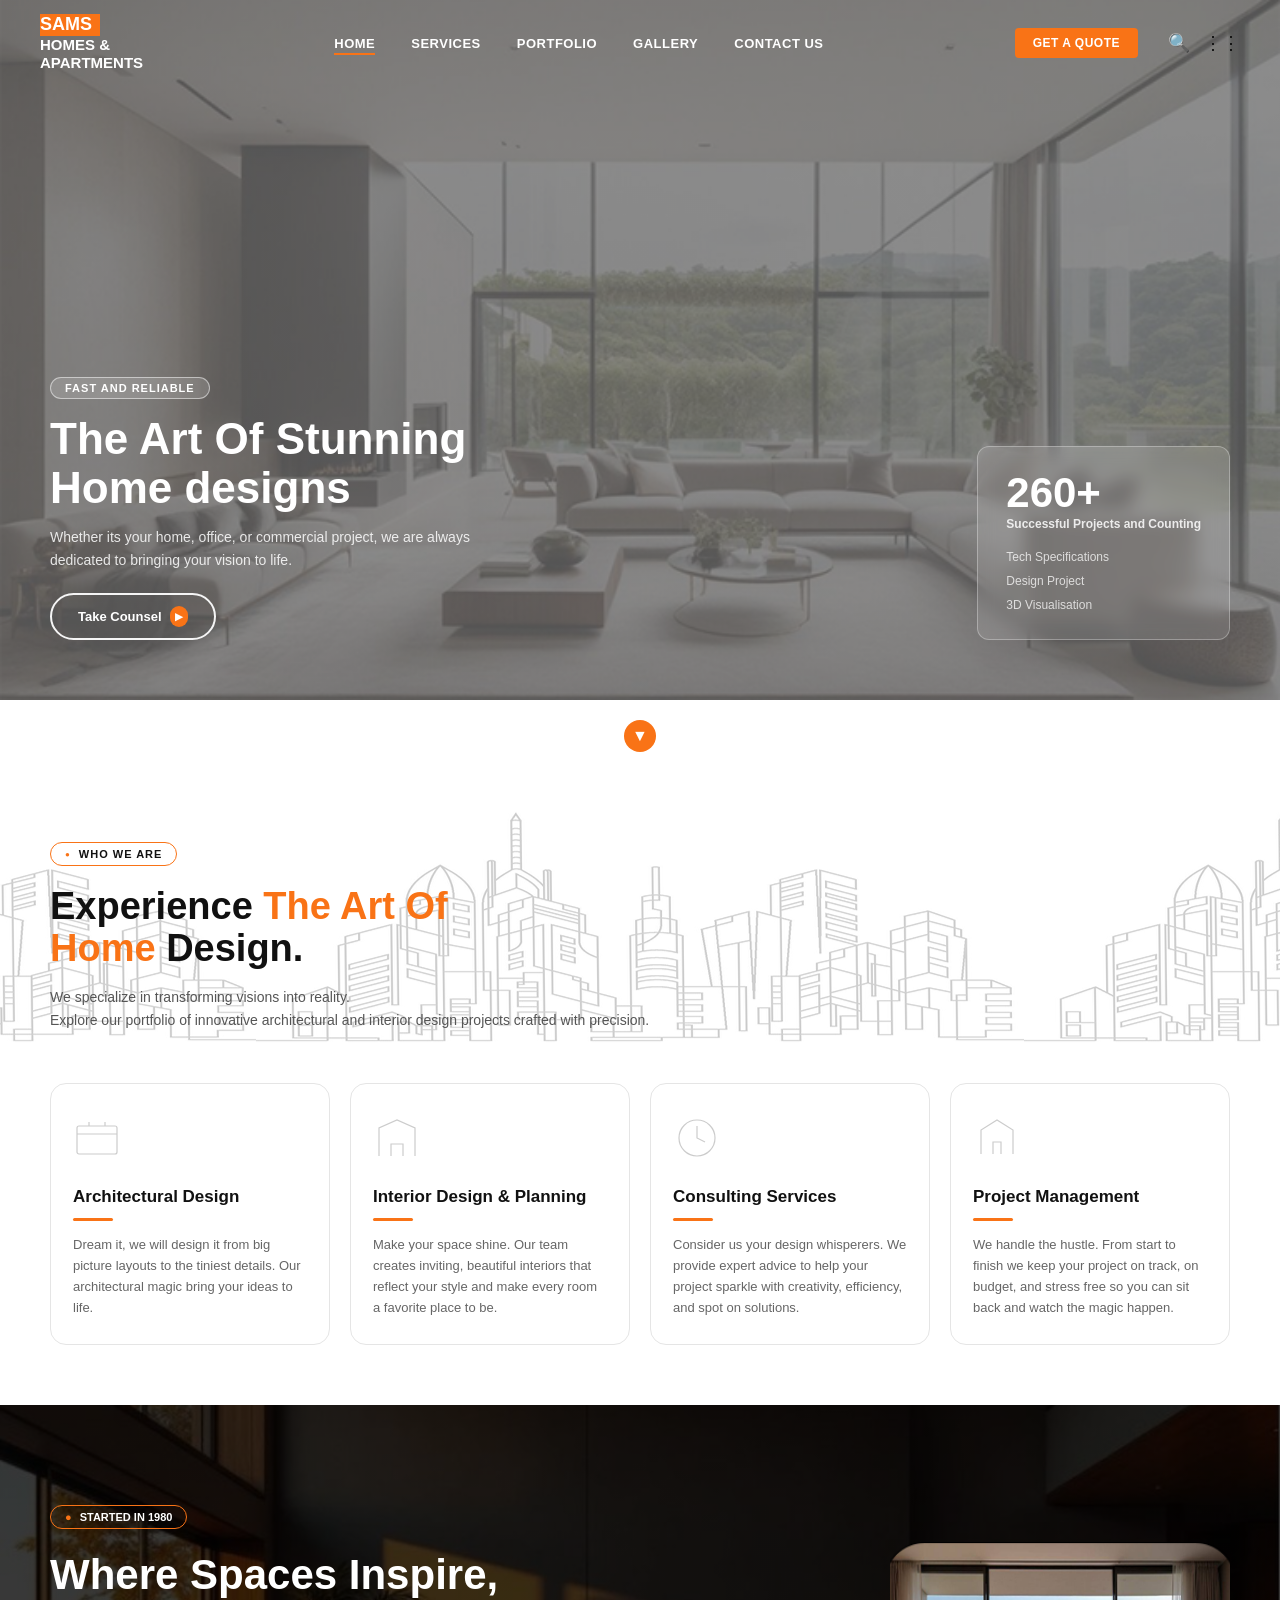
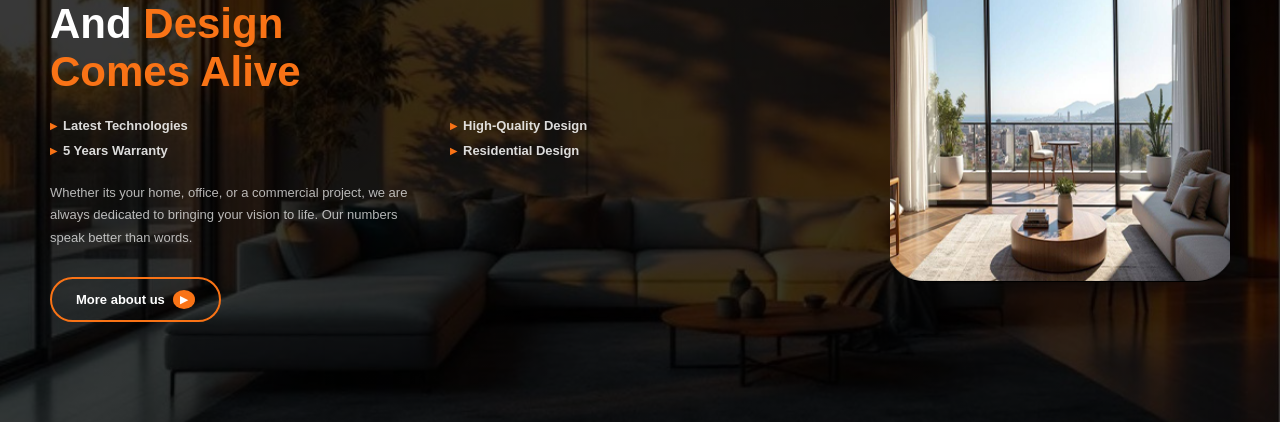
<file: Home/index.html>
<!DOCTYPE html>
<html lang="en">

<head>
  <meta charset="UTF-8">
  <meta name="viewport" content="width=device-width, initial-scale=1.0">
  <title>SAMS Homes & Apartments</title>
  <link rel="stylesheet" href="style.css">
</head>

<body>

  <!-- NAV -->
  <nav>
    <div class="nav-brand"><span>SAMS</span>HOMES &<br>APARTMENTS</div>
    <ul class="nav-links">
      <li><a href="#" class="active">HOME</a></li>
      <li><a href="/About/about.html">SERVICES</a></li>
      <li><a href="/Portfolio/portfolio.html">PORTFOLIO</a></li>
      <li><a href="/Gallery/gallery.html">GALLERY</a></li>
      <li><a href="/Contact/contact.html">CONTACT US</a></li>
    </ul>
    <div style="display:flex;align-items:center;gap:14px;">
      <a href="/Contact/contact.html" class="nav-cta">GET A QUOTE</a>
      <div class="nav-icons"><span>🔍</span><span>⋮⋮</span></div>
    </div>
  </nav>

  <!-- HERO -->
  <section class="hero">
    <div class="hero-content">
      <div class="hero-badge">FAST AND RELIABLE</div>
      <h1>The Art Of Stunning<br>Home designs</h1>
      <p>Whether its your home, office, or commercial project, we are always dedicated to bringing your vision to life.
      </p>
      <a href="/Contact/contact.html" class="btn-hero">Take Counsel</a>
    </div>
    <div class="hero-stat">
      <div class="num">260+</div>
      <div class="label">Successful Projects and Counting</div>
      <ul>
        <li>Tech Specifications</li>
        <li>Design Project</li>
        <li>3D Visualisation</li>
      </ul>
    </div>
  </section>

  <div class="scroll-arrow"><span>▼</span></div>

  <!-- WHO WE ARE -->
  <section class="who">
    <div class="who-left">
      <div class="section-badge">WHO WE ARE</div>
      <h2>Experience <span>The Art Of<br>Home</span> Design.</h2>
      <p>We specialize in transforming visions into reality.<br>Explore our portfolio of innovative architectural and
        interior design projects crafted with precision.</p>
    </div>
  </section>

  <!-- SERVICE CARDS -->
  <div class="services-grid">
    <div class="svc-card">
      <div class="svc-icon">
        <svg viewBox="0 0 48 48">
          <rect x="4" y="12" width="40" height="28" rx="2" />
          <path d="M4 20h40M16 12V8M32 12V8" />
        </svg>
      </div>
      <h3>Architectural Design</h3>
      <div class="svc-divider"></div>
      <p>Dream it, we will design it from big picture layouts to the tiniest details. Our architectural magic bring your
        ideas to life.</p>
    </div>
    <div class="svc-card">
      <div class="svc-icon">
        <svg viewBox="0 0 48 48">
          <path d="M6 42V14l18-8 18 8v28M18 42V30h12v12" />
        </svg>
      </div>
      <h3>Interior Design & Planning</h3>
      <div class="svc-divider"></div>
      <p>Make your space shine. Our team creates inviting, beautiful interiors that reflect your style and make every
        room a favorite place to be.</p>
    </div>
    <div class="svc-card">
      <div class="svc-icon">
        <svg viewBox="0 0 48 48">
          <circle cx="24" cy="24" r="18" />
          <path d="M24 12v12l8 4" />
        </svg>
      </div>
      <h3>Consulting Services</h3>
      <div class="svc-divider"></div>
      <p>Consider us your design whisperers. We provide expert advice to help your project sparkle with creativity,
        efficiency, and spot on solutions.</p>
    </div>
    <div class="svc-card">
      <div class="svc-icon">
        <svg viewBox="0 0 48 48">
          <path d="M8 40V16L24 6l16 10v24M20 40v-12h8v12" />
        </svg>
      </div>
      <h3>Project Management</h3>
      <div class="svc-divider"></div>
      <p>We handle the hustle. From start to finish we keep your project on track, on budget, and stress free so you can
        sit back and watch the magic happen.</p>
    </div>
  </div>

  <!-- DARK SECTION -->
  <section class="dark-section">
    <div class="dark-left">
      <div class="dark-badge">STARTED IN 1980</div>
      <h2>Where Spaces Inspire,<br>And <span>Design<br>Comes Alive</span></h2>
      <ul class="dark-features">
        <li>Latest Technologies</li>
        <li>High-Quality Design</li>
        <li>5 Years Warranty</li>
        <li>Residential Design</li>
      </ul>
      <p>Whether its your home, office, or a commercial project, we are always dedicated to bringing your vision to
        life. Our numbers speak better than words.</p>
      <a href="about.html" class="btn-more">More about us</a>
    </div>
    <div class="dark-right">
      <img src="/Home/img/living room.png" alt="Interior">
    </div>
  </section>
</body>

</html>
</file>
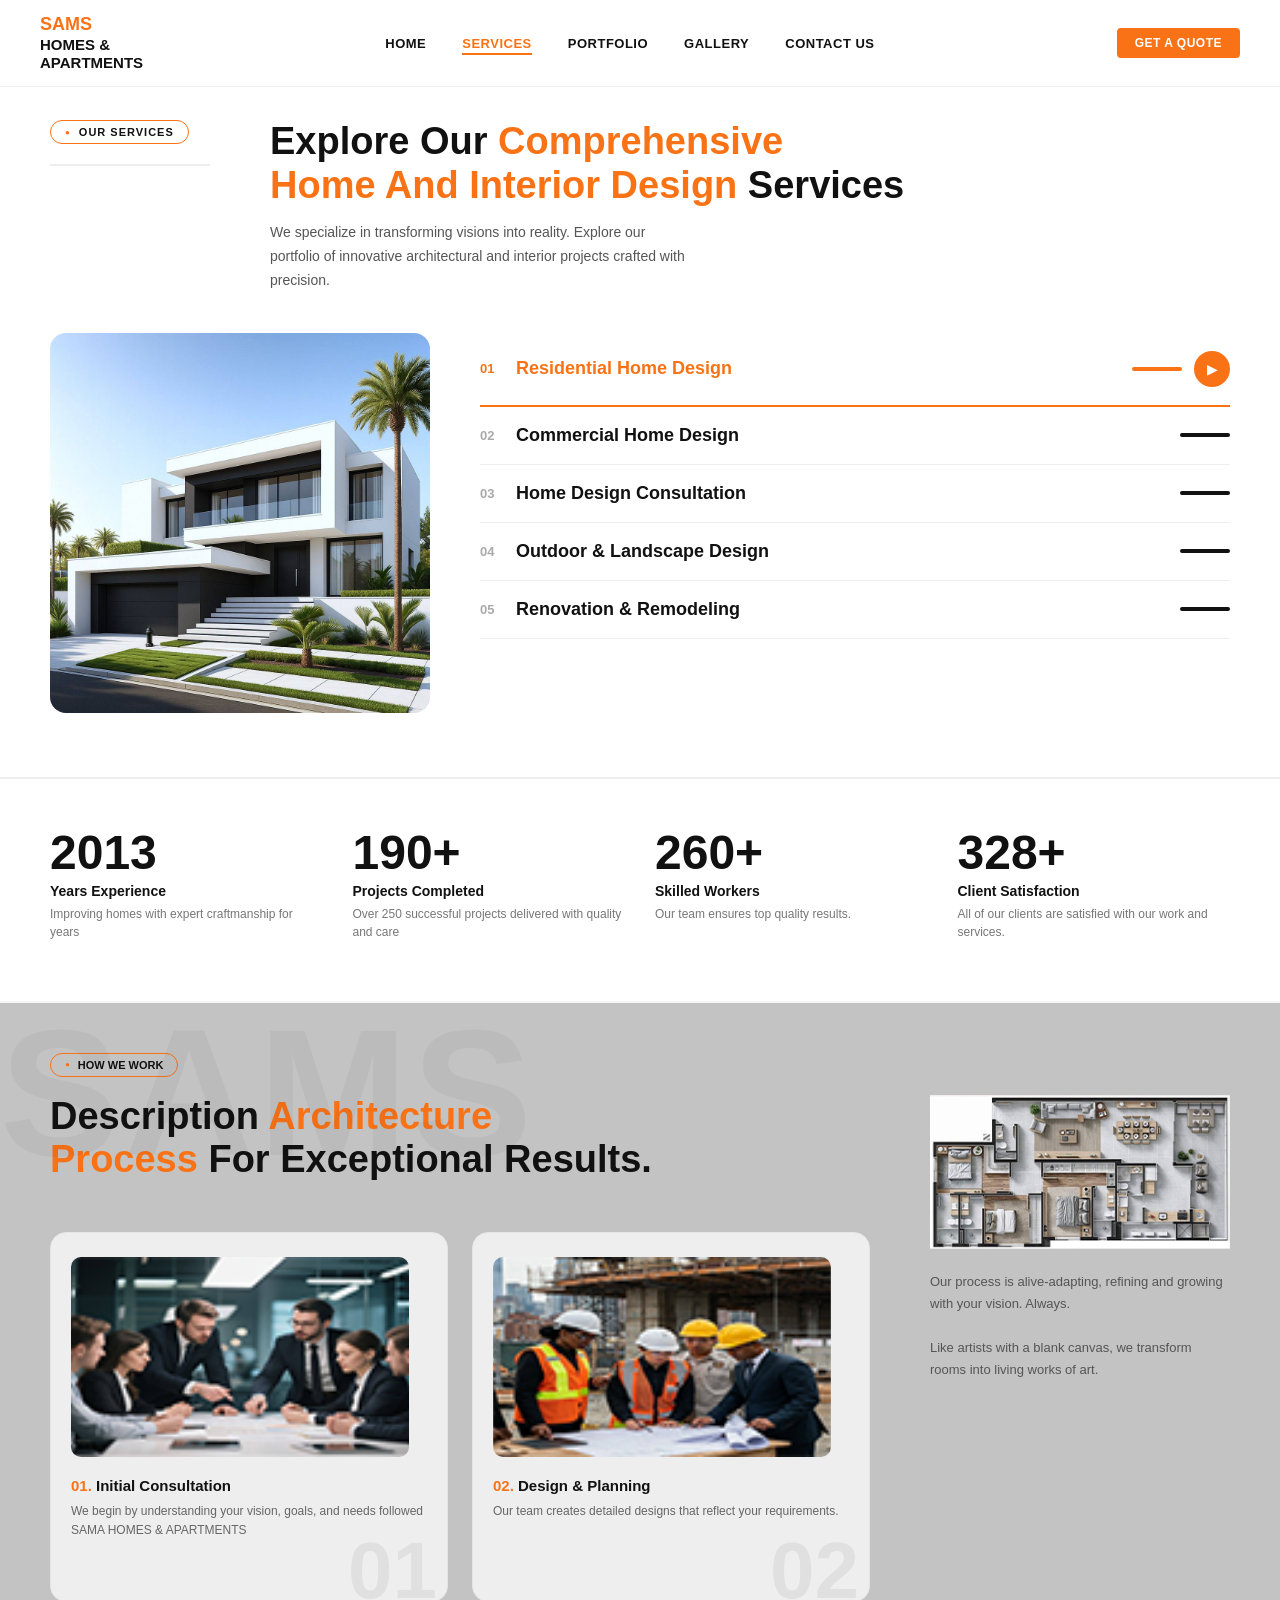
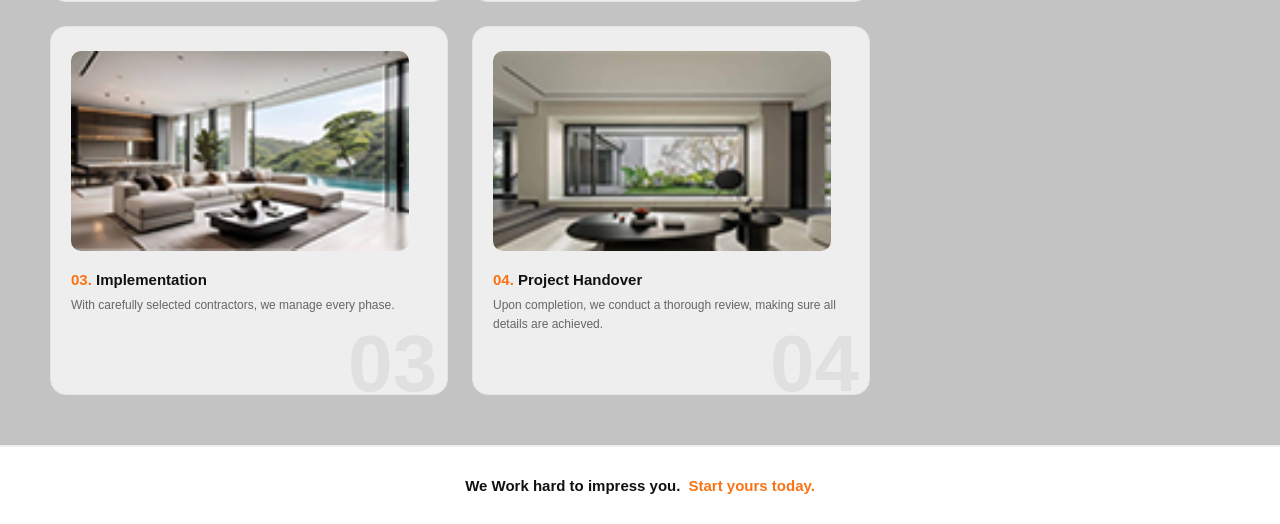
<file: About/about.html>
<!DOCTYPE html>
<html lang="en">

<head>
  <meta charset="UTF-8">
  <meta name="viewport" content="width=device-width, initial-scale=1.0">
  <title>Services – SAMS Homes & Apartments</title>

  <link rel="stylesheet" href="style.css">
</head>

<body>

  <nav>
    <div class="nav-brand"><span>SAMS</span>HOMES &<br>APARTMENTS</div>
    <ul class="nav-links">
      <li><a href="/Home/index.html">HOME</a></li>
      <li><a href="about.html" class="active">SERVICES</a></li>
      <li><a href="/Portfolio/portfolio.html">PORTFOLIO</a></li>
      <li><a href="/Gallery/gallery.html">GALLERY</a></li>
      <li><a href="/Contact/contact.html">CONTACT US</a></li>
    </ul>
    <div style="display:flex;align-items:center;gap:14px;">
      <a href="contact.html" class="nav-cta">GET A QUOTE</a>
    </div>
  </nav>

  <!-- PAGE HEADER -->
  <div class="page-header">
    <div class="ph-left">
      <div class="section-badge">OUR SERVICES</div>
      <hr class="ph-divider">
    </div>
    <div class="ph-right">
      <h1>Explore Our <span>Comprehensive<br>Home And Interior Design</span> Services</h1>
      <p>We specialize in transforming visions into reality. Explore our portfolio of innovative architectural and
        interior projects crafted with precision.</p>
    </div>
  </div>

  <!-- SERVICES -->
  <div class="services-wrap">
    <div class="services-img">
      <img src="/Images/photo_5916001925222567186_y.jpg" alt="Residential Home">
    </div>
    <div class="services-list">
      <div class="svc-item active">
        <div class="svc-item-left">
          <span class="svc-num">01</span>
          <span class="svc-name">Residential Home Design</span>
        </div>
        <div style="display:flex;align-items:center;gap:12px;">
          <div class="svc-bar"></div>
          <div class="svc-play">▶</div>
        </div>
      </div>
      <div class="svc-item">
        <div class="svc-item-left">
          <span class="svc-num">02</span>
          <span class="svc-name">Commercial Home Design</span>
        </div>
        <div class="svc-bar"></div>
      </div>
      <div class="svc-item">
        <div class="svc-item-left">
          <span class="svc-num">03</span>
          <span class="svc-name">Home Design Consultation</span>
        </div>
        <div class="svc-bar"></div>
      </div>
      <div class="svc-item">
        <div class="svc-item-left">
          <span class="svc-num">04</span>
          <span class="svc-name">Outdoor & Landscape Design</span>
        </div>
        <div class="svc-bar"></div>
      </div>
      <div class="svc-item">
        <div class="svc-item-left">
          <span class="svc-num">05</span>
          <span class="svc-name">Renovation & Remodeling</span>
        </div>
        <div class="svc-bar"></div>
      </div>
    </div>
  </div>

  <!-- STATS -->
  <div class="stats-row">
    <div class="stat-item">
      <div class="stat-num">2013</div>
      <div class="stat-label">Years Experience</div>
      <div class="stat-desc">Improving homes with expert craftmanship for years</div>
    </div>
    <div class="stat-item">
      <div class="stat-num">190+</div>
      <div class="stat-label">Projects Completed</div>
      <div class="stat-desc">Over 250 successful projects delivered with quality and care</div>
    </div>
    <div class="stat-item">
      <div class="stat-num">260+</div>
      <div class="stat-label">Skilled Workers</div>
      <div class="stat-desc">Our team ensures top quality results.</div>
    </div>
    <div class="stat-item">
      <div class="stat-num">328+</div>
      <div class="stat-label">Client Satisfaction</div>
      <div class="stat-desc">All of our clients are satisfied with our work and services.</div>
    </div>
  </div>

  <!-- HOW WE WORK -->
  <div class="watermark-section">
    <div class="wm-text">SAMS</div>
    <div class="how-badge">HOW WE WORK</div>
    <div class="how-inner">
      <div class="how-left">
        <h2>Description <span>Architecture<br>Process</span> For Exceptional Results.</h2>
        <div class="steps-grid">
          <div class="step-card">
            <img src="img/consulting.png" alt="Consultation" class="step-img">
            <div class="step-title"><span>01.</span> Initial Consultation</div>
            <p>We begin by understanding your vision, goals, and needs followed SAMA HOMES & APARTMENTS</p>
            <div class="step-num-bg">01</div>
          </div>
          <div class="step-card">
            <img src="img/planning.png" alt="Planning" class="step-img">
            <div class="step-title"><span>02.</span> Design & Planning</div>
            <p>Our team creates detailed designs that reflect your requirements.</p>
            <div class="step-num-bg">02</div>
          </div>
          <div class="step-card">
            <img src="img/implementation.png" alt="Implementation" class="step-img">
            <div class="step-title"><span>03.</span> Implementation</div>
            <p>With carefully selected contractors, we manage every phase.</p>
            <div class="step-num-bg">03</div>
          </div>
          <div class="step-card">
            <img src="img/handover.png" alt="Handover" class="step-img">
            <div class="step-title"><span>04.</span> Project Handover</div>
            <p>Upon completion, we conduct a thorough review, making sure all details are achieved.</p>
            <div class="step-num-bg">04</div>
          </div>
        </div>
      </div>
      <div class="how-right">
        <img src="img/photo_5916001925222567178_y.png" alt="Floor Plan">
        <p>Our process is alive-adapting, refining and growing with your vision. Always.<br><br>
          Like artists with a blank canvas, we transform rooms into living works of art.</p>
      </div>
    </div>
  </div>

  <div class="cta-bar">We Work hard to impress you. <span>Start yours today.</span></div>
</body>

</html>
</file>
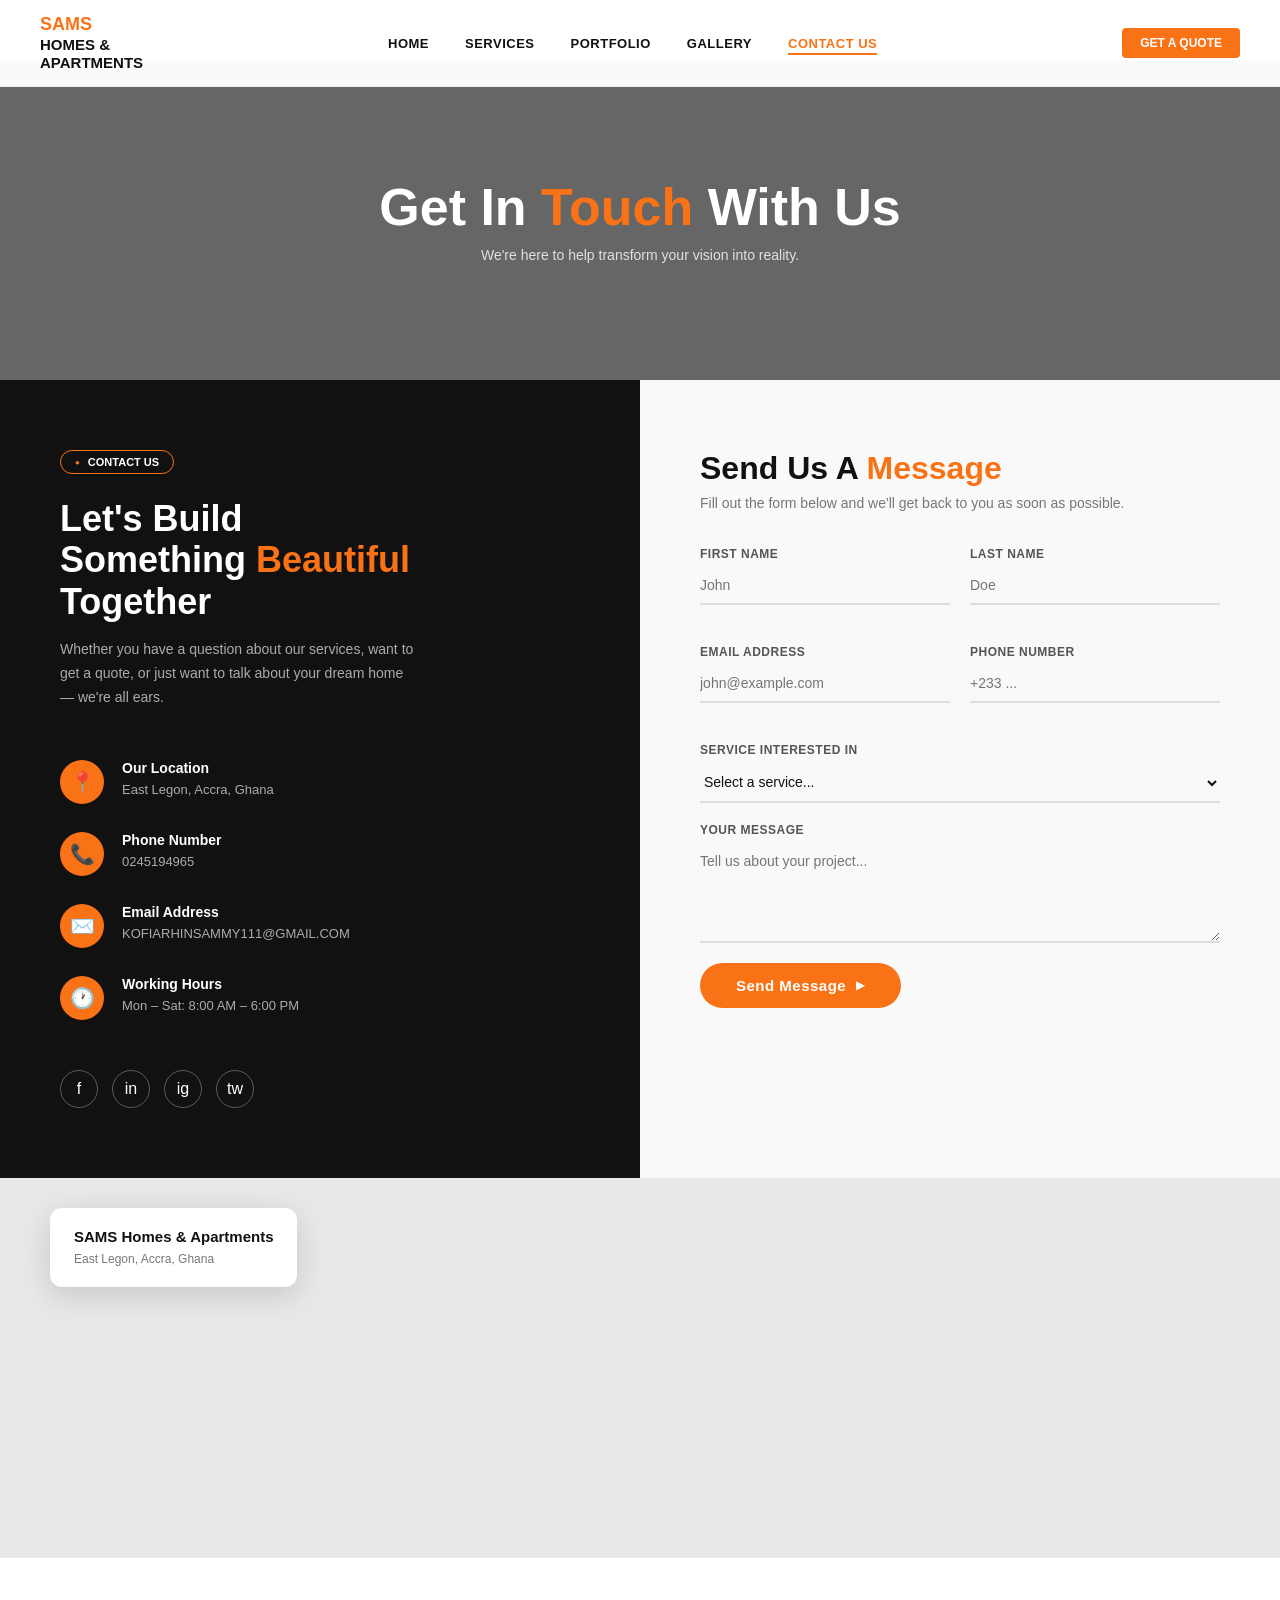
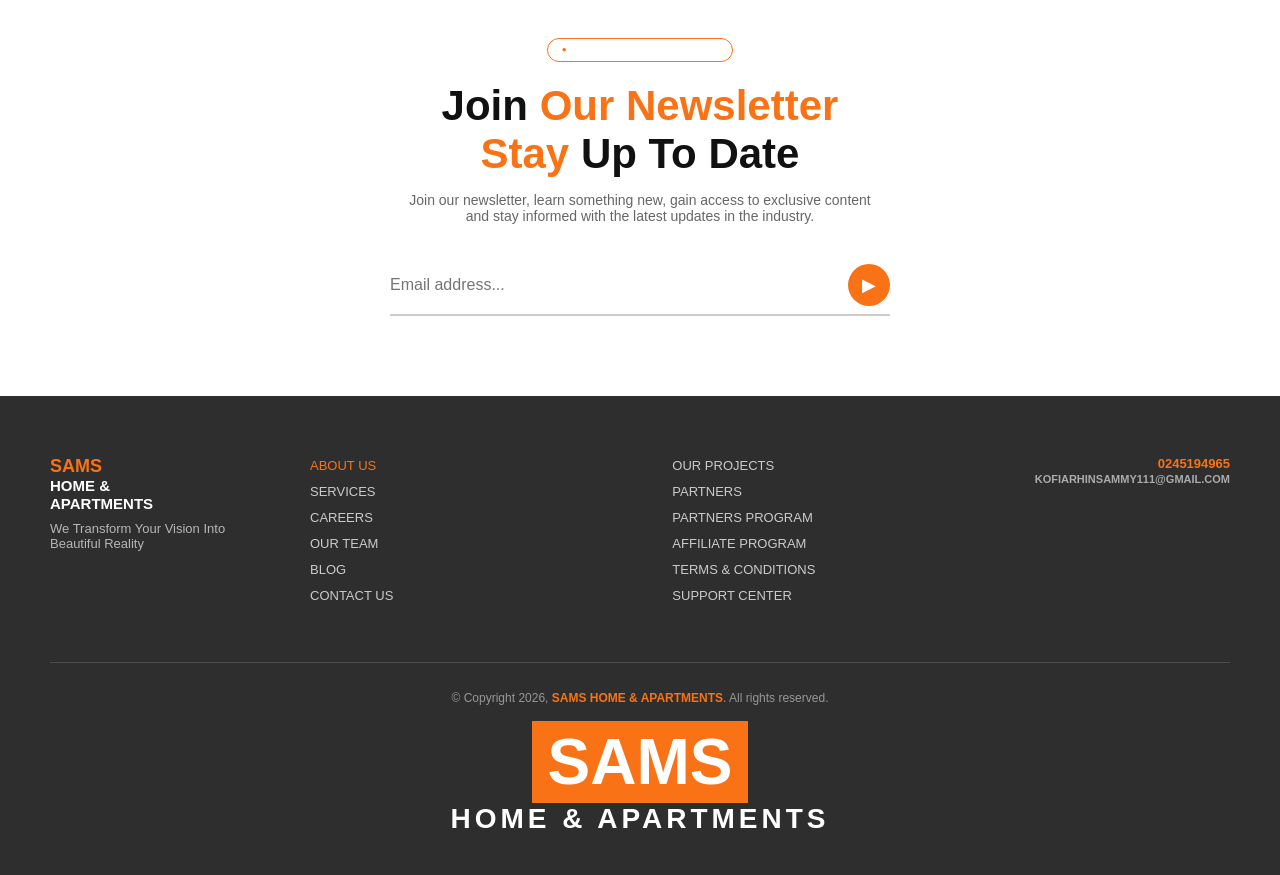
<file: Contact/contact.html>
<!DOCTYPE html>
<html lang="en">

<head>
  <meta charset="UTF-8">
  <meta name="viewport" content="width=device-width, initial-scale=1.0">
  <title>Contact – SAMS Homes & Apartments</title>
  <link rel="stylesheet" href="style.css">
</head>

<body>

  <nav>
    <div class="nav-brand"><span>SAMS</span>HOMES &<br>APARTMENTS</div>
    <ul class="nav-links">
      <li><a href="/Home/index.html">HOME</a></li>
      <li><a href="/About/about.html">SERVICES</a></li>
      <li><a href="/Portfolio/portfolio.html">PORTFOLIO</a></li>
      <li><a href="/Gallery/gallery.html">GALLERY</a></li>
      <li><a href="/Contact/contact.html" class="active">CONTACT US</a></li>
    </ul>
    <a href="contact.html" class="nav-cta">GET A QUOTE</a>
  </nav>

  <!-- HERO -->
  <div class="contact-hero">
    <div>
      <h1>Get In <span>Touch</span> With Us</h1>
      <p>We're here to help transform your vision into reality.</p>
    </div>
  </div>

  <!-- MAIN CONTACT -->
  <div class="contact-main">
    <div class="contact-info">
      <div class="section-badge">CONTACT US</div>
      <h2>Let's Build<br>Something <span>Beautiful</span><br>Together</h2>
      <p>Whether you have a question about our services, want to get a quote, or just want to talk about your dream home
        — we're all ears.</p>
      <div class="info-items">
        <div class="info-item">
          <div class="info-icon">📍</div>
          <div class="info-text">
            <strong>Our Location</strong>
            <span>East Legon, Accra, Ghana</span>
          </div>
        </div>
        <div class="info-item">
          <div class="info-icon">📞</div>
          <div class="info-text">
            <strong>Phone Number</strong>
            <span>0245194965</span>
          </div>
        </div>
        <div class="info-item">
          <div class="info-icon">✉️</div>
          <div class="info-text">
            <strong>Email Address</strong>
            <span>KOFIARHINSAMMY111@GMAIL.COM</span>
          </div>
        </div>
        <div class="info-item">
          <div class="info-icon">🕐</div>
          <div class="info-text">
            <strong>Working Hours</strong>
            <span>Mon – Sat: 8:00 AM – 6:00 PM</span>
          </div>
        </div>
      </div>
      <div class="social-row">
        <div class="social-btn">f</div>
        <div class="social-btn">in</div>
        <div class="social-btn">ig</div>
        <div class="social-btn">tw</div>
      </div>
    </div>

    <div class="contact-form">
      <h2>Send Us A <span>Message</span></h2>
      <p>Fill out the form below and we'll get back to you as soon as possible.</p>
      <form onsubmit="handleSubmit(event)">
        <div class="form-row">
          <div class="form-group">
            <label>First Name</label>
            <input type="text" placeholder="John">
          </div>
          <div class="form-group">
            <label>Last Name</label>
            <input type="text" placeholder="Doe">
          </div>
        </div>
        <div class="form-row">
          <div class="form-group">
            <label>Email Address</label>
            <input type="email" placeholder="john@example.com">
          </div>
          <div class="form-group">
            <label>Phone Number</label>
            <input type="tel" placeholder="+233 ...">
          </div>
        </div>
        <div class="form-group">
          <label>Service Interested In</label>
          <select>
            <option value="">Select a service...</option>
            <option>Residential Home Design</option>
            <option>Commercial Home Design</option>
            <option>Home Design Consultation</option>
            <option>Outdoor & Landscape Design</option>
            <option>Renovation & Remodeling</option>
          </select>
        </div>
        <div class="form-group">
          <label>Your Message</label>
          <textarea placeholder="Tell us about your project..."></textarea>
        </div>
        <button type="submit" class="submit-btn">Send Message</button>
      </form>
    </div>
  </div>

  <!-- MAP -->
  <div class="map-section">
    <iframe
      src="https://www.google.com/maps/embed?pb=!1m18!1m12!1m3!1d3970.4897695097756!2d-0.16399232414887!3d5.636037932972!2m3!1f0!2f0!3f0!3m2!1i1024!2i768!4f13.1!3m3!1m2!1s0xfdf9084b2d34a3f%3A0xe60acba5f94c5855!2sEast%20Legon%2C%20Accra!5e0!3m2!1sen!2sgh!4v1706000000000!5m2!1sen!2sgh"
      allowfullscreen loading="lazy"></iframe>
    <div class="map-overlay">
      <strong>SAMS Homes & Apartments</strong>
      <span>East Legon, Accra, Ghana</span>
    </div>
  </div>

  <!-- NEWSLETTER -->
  <section class="newsletter">
    <div class="section-badge" style="margin:0 auto 20px;">SUBSCRIBE TO OUR PAGE</div>
    <h2>Join <span>Our Newsletter</span><br><span style="color:var(--orange)">Stay</span> Up To Date</h2>
    <p>Join our newsletter, learn something new, gain access to exclusive content and stay informed with the latest
      updates in the industry.</p>
    <form class="email-form" onsubmit="return false;">
      <input type="email" placeholder="Email address...">
      <button type="submit">▶</button>
    </form>
  </section>

  <footer>
    <div class="footer-grid">
      <div>
        <div style="font-weight:900;font-size:15px;line-height:1.2;color:#fff;"><span
            style="color:var(--orange);display:block;font-size:18px;">SAMS</span>HOME &<br>APARTMENTS</div>
        <p style="font-size:13px;color:rgba(255,255,255,0.65);margin-top:8px;">We Transform Your Vision Into Beautiful
          Reality</p>
      </div>
      <div class="footer-links">
        <ul>
          <li><a href="about.html" class="hl">ABOUT US</a></li>
          <li><a href="about.html">SERVICES</a></li>
          <li><a href="#">CAREERS</a></li>
          <li><a href="#">OUR TEAM</a></li>
          <li><a href="#">BLOG</a></li>
          <li><a href="contact.html">CONTACT US</a></li>
        </ul>
      </div>
      <div class="footer-links">
        <ul>
          <li><a href="portfolio.html">OUR PROJECTS</a></li>
          <li><a href="#">PARTNERS</a></li>
          <li><a href="#">PARTNERS PROGRAM</a></li>
          <li><a href="#">AFFILIATE PROGRAM</a></li>
          <li><a href="#">TERMS & CONDITIONS</a></li>
          <li><a href="#">SUPPORT CENTER</a></li>
        </ul>
      </div>
      <div class="footer-contact">0245194965<br><span
          style="font-size:11px;color:rgba(255,255,255,0.6);">KOFIARHINSAMMY111@GMAIL.COM</span></div>
    </div>
    <div class="footer-bottom">
      <p>© Copyright 2026, <span>SAMS HOME & APARTMENTS</span>. All rights reserved.</p>
      <div>
        <div class="footer-logo-box"><span class="footer-wordmark">SAMS</span></div>
      </div>
      <div class="footer-wordmark-sub">HOME & APARTMENTS</div>
    </div>
  </footer>

  <script>
    function handleSubmit(e) {
      e.preventDefault();
      alert('Thank you! Your message has been sent. We will get back to you shortly.');
    }
  </script>
</body>

</html>
</file>
<file: Home/style.css>
:root {
    --orange: #F97316;
    --black: #111111;
    --white: #ffffff;
    --gray: #f5f5f5;
    --dark: #1a1a1a;
}

* {
    margin: 0;
    padding: 0;
    box-sizing: border-box;
}

body {
    font-family: 'Barlow', sans-serif;
    color: var(--black);
    background: #fff;
}

/* NAV */
nav {
    position: absolute;
    top: 0;
    left: 0;
    right: 0;
    z-index: 100;
    display: flex;
    align-items: center;
    justify-content: space-between;
    padding: 14px 40px;
    background: transparent;
}

.nav-brand {
    color: var(--white);
    font-weight: 900;
    font-size: 15px;
    line-height: 1.2;
}

.nav-brand span {
    color: var(--white);
    background: var(--orange);
    width: 60px;
    display: block;
    font-size: 18px;
}

.nav-links {
    display: flex;
    gap: 36px;
    list-style: none;
}

.nav-links a {
    text-decoration: none;
    color: var(--white);
    font-weight: 600;
    font-size: 13px;
    letter-spacing: .5px;
    transition: color .2s;
}

.nav-links a:hover,
.nav-links a.active {
    border-bottom: 2px solid var(--orange);
    padding-bottom: 2px;
}

.nav-cta {
    background: var(--orange);
    color: #fff;
    padding: 8px 18px;
    border-radius: 4px;
    font-weight: 700;
    font-size: 12px;
    text-decoration: none;
    letter-spacing: .5px;
}

.nav-icons {
    display: flex;
    gap: 14px;
    align-items: center;
    margin-left: 16px;
}

.nav-icons span {
    cursor: pointer;
    font-size: 18px;
}

/* HERO */
.hero {
    height: 700px;
    background: linear-gradient(rgba(0, 0, 0, 0.45), rgba(0, 0, 0, 0.45)),
        url(/Home/img/hero-bg.png) center/cover;
    display: flex;
    align-items: flex-end;
    padding: 60px 50px;
    position: relative;
}

.hero-content {
    max-width: 420px;
}

.hero-badge {
    background: rgba(255, 255, 255, 0.15);
    border: 1px solid rgba(255, 255, 255, 0.5);
    color: #fff;
    padding: 4px 14px;
    border-radius: 20px;
    font-size: 11px;
    font-weight: 700;
    letter-spacing: 1px;
    display: inline-block;
    margin-bottom: 16px;
}

.hero h1 {
    font-size: 44px;
    font-weight: 900;
    color: #fff;
    line-height: 1.1;
    margin-bottom: 14px;
}

.hero p {
    color: rgba(255, 255, 255, 0.85);
    font-size: 14px;
    margin-bottom: 22px;
    line-height: 1.6;
}

.btn-hero {
    background: transparent;
    border: solid 2px #f5f5f5;
    color: #fff;
    padding: 11px 26px;
    border-radius: 30px;
    font-weight: 700;
    font-size: 13px;
    text-decoration: none;
    display: inline-flex;
    align-items: center;
    gap: 8px;
}

.btn-hero::after {
    content: '▶';
    background-color: var(--orange);
    padding: 5px;
    border-radius: 20px;
    font-size: 10px;
}

.hero-stat {
    position: absolute;
    right: 50px;
    bottom: 60px;
    background: rgba(255, 255, 255, 0.12);
    backdrop-filter: blur(8px);
    border: 1px solid rgba(255, 255, 255, 0.3);
    padding: 22px 28px;
    border-radius: 12px;
    color: #fff;
    text-align: left;
}

.hero-stat .num {
    font-size: 42px;
    font-weight: 900;
    color: #fff;
}

.hero-stat .label {
    font-size: 12px;
    font-weight: 600;
    color: rgba(255, 255, 255, 0.85);
    margin-bottom: 14px;
}

.hero-stat ul {
    list-style: none;
    font-size: 12px;
    color: rgba(255, 255, 255, 0.75);
    line-height: 2;
}

/* SCROLL ARROW */
.scroll-arrow {
    text-align: center;
    padding: 20px;
    background: #fff;
}

.scroll-arrow span {
    display: inline-block;
    width: 32px;
    height: 32px;
    background: var(--orange);
    border-radius: 50%;
    color: #fff;
    font-size: 16px;
    line-height: 32px;
}

/* WHO WE ARE */
.who {
    background: url(/Home/img/modern-city-skyline-vector.png)center;
    padding: 70px 50px 50px;
    display: flex;
    gap: 60px;
    align-items: flex-start;
}

.who-left {
    flex: 1;
}

.section-badge {
    display: inline-flex;
    align-items: center;
    gap: 8px;
    border: 1.5px solid var(--orange);
    border-radius: 20px;
    padding: 5px 14px;
    font-size: 11px;
    font-weight: 700;
    letter-spacing: 1px;
    color: var(--black);
    margin-bottom: 20px;
}

.section-badge::before {
    content: '●';
    color: var(--orange);
    font-size: 8px;
}

.who h2 {
    font-size: 38px;
    font-weight: 900;
    line-height: 1.1;
    margin-bottom: 16px;
}

.who h2 span {
    color: var(--orange);
}

.who p {
    color: #555;
    font-size: 14px;
    line-height: 1.7;
}

/* SERVICE CARDS */
.services-grid {
    display: grid;
    grid-template-columns: repeat(4, 1fr);
    gap: 20px;
    padding: 0 50px 60px;
}

.svc-card {
    border: 1.5px solid #e5e5e5;
    border-radius: 16px;
    padding: 30px 22px 26px;
    transition: box-shadow .2s;
}

.svc-card:hover {
    box-shadow: 0 8px 30px rgba(0, 0, 0, 0.1);
}

.svc-icon {
    margin-bottom: 20px;
}

.svc-icon svg {
    width: 48px;
    height: 48px;
    stroke: #ccc;
    fill: none;
    stroke-width: 1.2;
}

.svc-card h3 {
    font-size: 17px;
    font-weight: 800;
    margin-bottom: 10px;
    line-height: 1.3;
}

.svc-divider {
    width: 40px;
    height: 3px;
    background: var(--orange);
    margin-bottom: 14px;
    border-radius: 2px;
}

.svc-card p {
    font-size: 13px;
    color: #666;
    line-height: 1.6;
}

/* DARK SECTION */
.dark-section {
    background: linear-gradient(rgba(0, 0, 0, 0.78), rgba(0, 0, 0, 0.78)),
        url(/Home/img/clean.jpg) center/cover;
    padding: 100px 50px;
    display: flex;
    gap: 60px;
    align-items: center;
}

.dark-left {
    flex: 1;
}

.dark-badge {
    display: inline-flex;
    align-items: center;
    gap: 8px;
    border: 1.5px solid var(--orange);
    border-radius: 20px;
    padding: 5px 14px;
    font-size: 11px;
    font-weight: 700;
    color: #fff;
    margin-bottom: 22px;
}

.dark-badge::before {
    content: '●';
    color: var(--orange);
}

.dark-section h2 {
    font-size: 42px;
    font-weight: 900;
    color: #fff;
    line-height: 1.15;
    margin-bottom: 22px;
}

.dark-section h2 span {
    color: var(--orange);
}

.dark-features {
    list-style: none;
    display: grid;
    grid-template-columns: 1fr 1fr;
    gap: 10px 20px;
    margin-bottom: 24px;
}

.dark-features li {
    color: rgba(255, 255, 255, 0.85);
    font-size: 13px;
    font-weight: 600;
    display: flex;
    align-items: center;
    gap: 6px;
}

.dark-features li::before {
    content: '▶';
    color: var(--orange);
    font-size: 9px;
}

.dark-section p {
    color: rgba(255, 255, 255, 0.7);
    font-size: 13px;
    line-height: 1.7;
    max-width: 380px;
    margin-bottom: 28px;
}

.btn-more {
    background: transparent;
    border: solid 2px var(--orange);
    color: #fff;
    padding: 11px 24px;
    border-radius: 30px;
    font-weight: 700;
    font-size: 13px;
    text-decoration: none;
    display: inline-flex;
    align-items: center;
    gap: 8px;
}

.btn-more::after {
    content: '▶';
    font-size: 10px;
    background: var(--orange);
    padding: 4px 7px;
    border-radius: 50%;
}

.dark-right {
    flex: 0 0 340px;
}

.dark-right img {
    width: 100%;
    border-radius: 16px;
    object-fit: cover;
    height: 340px;
}
</file>
<file: About/style.css>
:root {
    --orange: #F97316;
    --black: #111;
    --white: #fff;
}

* {
    margin: 0;
    padding: 0;
    box-sizing: border-box;
}

body {
    font-family: 'Barlow', sans-serif;
    color: var(--black);
    background: #fff;
}

nav {
    position: fixed;
    top: 0;
    left: 0;
    right: 0;
    z-index: 100;
    display: flex;
    align-items: center;
    justify-content: space-between;
    padding: 14px 40px;
    background: rgba(255, 255, 255, 0.97);
    border-bottom: 1px solid #eee;
}

.nav-brand {
    font-weight: 900;
    font-size: 15px;
    line-height: 1.2;
}

.nav-brand span {
    color: var(--orange);
    display: block;
    font-size: 18px;
}

.nav-links {
    display: flex;
    gap: 36px;
    list-style: none;
}

.nav-links a {
    text-decoration: none;
    color: var(--black);
    font-weight: 600;
    font-size: 13px;
    letter-spacing: .5px;
    transition: color .2s;
}

.nav-links a:hover,
.nav-links a.active {
    color: var(--orange);
    border-bottom: 2px solid var(--orange);
    padding-bottom: 2px;
}

.nav-cta {
    background: var(--orange);
    color: #fff;
    padding: 8px 18px;
    border-radius: 4px;
    font-weight: 700;
    font-size: 12px;
    text-decoration: none;
    letter-spacing: .5px;
}

/* PAGE HEADER */
.page-header {
    margin-top: 60px;
    display: flex;
    padding: 60px 50px 40px;
    align-items: flex-start;
    gap: 60px;
}

.ph-left {
    flex: 0 0 160px;
}

.section-badge {
    display: inline-flex;
    align-items: center;
    gap: 8px;
    border: 1.5px solid var(--orange);
    border-radius: 20px;
    padding: 5px 14px;
    font-size: 11px;
    font-weight: 700;
    letter-spacing: 1px;
}

.section-badge::before {
    content: '●';
    color: var(--orange);
    font-size: 8px;
}

.ph-divider {
    border: none;
    border-top: 2px solid #eee;
    margin: 20px 0;
}

.ph-right {
    flex: 1;
}

.ph-right h1 {
    font-size: 38px;
    font-weight: 900;
    line-height: 1.15;
    margin-bottom: 14px;
}

.ph-right h1 span {
    color: var(--orange);
}

.ph-right p {
    color: #555;
    font-size: 14px;
    line-height: 1.7;
    max-width: 420px;
}

/* SERVICES LIST SECTION */
.services-wrap {
    padding: 0 50px 60px;
    display: flex;
    gap: 50px;
    align-items: flex-start;
}

.services-img {
    flex: 0 0 380px;
}

.services-img img {
    width: 100%;
    border-radius: 16px;
    object-fit: cover;
    height: 380px;
}

.services-list {
    flex: 1;
}

.svc-item {
    display: flex;
    align-items: center;
    justify-content: space-between;
    padding: 18px 0;
    border-bottom: 1.5px solid #eee;
    cursor: pointer;
    transition: all .2s;
}

.svc-item.active {
    border-bottom: 2px solid var(--orange);
}

.svc-item-left {
    display: flex;
    align-items: center;
    gap: 14px;
}

.svc-num {
    font-size: 13px;
    color: #aaa;
    font-weight: 700;
    min-width: 22px;
}

.svc-item.active .svc-num {
    color: var(--orange);
}

.svc-name {
    font-size: 18px;
    font-weight: 800;
}

.svc-item.active .svc-name {
    color: var(--orange);
}

.svc-bar {
    width: 50px;
    height: 4px;
    background: #111;
    border-radius: 2px;
}

.svc-item.active .svc-bar {
    background: var(--orange);
}

.svc-play {
    width: 36px;
    height: 36px;
    background: var(--orange);
    border-radius: 50%;
    display: flex;
    align-items: center;
    justify-content: center;
    color: #fff;
    font-size: 14px;
}

/* STATS */
.stats-row {
    display: grid;
    grid-template-columns: repeat(4, 1fr);
    gap: 30px;
    padding: 50px 50px 60px;
    border-top: 2px solid #eee;
    border-bottom: 2px solid #f5f5f5;
}

.stat-num {
    font-size: 48px;
    font-weight: 900;
    line-height: 1;
    margin-bottom: 6px;
}

.stat-label {
    font-size: 14px;
    font-weight: 800;
    margin-bottom: 6px;
}

.stat-desc {
    font-size: 12px;
    color: #777;
    line-height: 1.5;
}

/* BIG WATERMARK */
.watermark-section {
    background: #c4c3c3;
    position: relative;
    padding: 50px 50px;
    overflow: hidden;
}

.wm-text {
    position: absolute;
    top: 0;
    left: 0;
    font-family: 'Barlow Condensed', sans-serif;
    font-size: 180px;
    font-weight: 900;
    color: rgba(0, 0, 0, 0.04);
    letter-spacing: 4px;
    line-height: 1;
    pointer-events: none;
}

.how-badge {
    display: inline-flex;
    align-items: center;
    gap: 8px;
    border: 1.5px solid var(--orange);
    border-radius: 20px;
    padding: 5px 14px;
    font-size: 11px;
    font-weight: 700;
    margin-bottom: 18px;
}

.how-badge::before {
    content: '●';
    color: var(--orange);
    font-size: 8px;
}

.how-inner {
    display: flex;
    gap: 60px;
    align-items: flex-start;
}

.how-left {
    flex: 1;
}

.how-left h2 {
    font-size: 38px;
    font-weight: 900;
    line-height: 1.15;
    margin-bottom: 50px;
}

.how-left h2 span {
    color: var(--orange);
}

.steps-grid {
    display: grid;
    grid-template-columns: 1fr 1fr;
    gap: 24px;
}

.step-card {
    background: #eee;
    border: 1.5px solid #e5e5e5;
    border-radius: 16px;
    padding: 24px 20px 60px;
    position: relative;
    overflow: hidden;
}

.step-num-bg {
    position: absolute;
    bottom: -10px;
    right: 10px;
    font-family: 'Barlow Condensed', sans-serif;
    font-size: 80px;
    font-weight: 900;
    color: rgba(0, 0, 0, 0.06);
    line-height: 1;
}

.step-img {
    width: 95%;
    height: 200px;
    object-fit: cover;
    border-radius: 10px;
    margin-bottom: 16px;
}

.step-title {
    font-size: 15px;
    font-weight: 800;
    margin-bottom: 8px;
}

.step-title span {
    color: var(--orange);
}

.step-card p {
    font-size: 12px;
    color: #666;
    line-height: 1.6;
}

.how-right {
    flex: 0 0 300px;
}

.how-right img {
    width: 100%;
    border-radius: none;
    /*object-fit: cover;
    height: 300px;*/
    margin-bottom: 18px;
}

.how-right p {
    font-size: 13px;
    color: #555;
    line-height: 1.7;
}

.how-right p em {
    font-style: italic;
}

/* CTA BAR */
.cta-bar {
    padding: 30px 50px;
    display: flex;
    justify-content: center;
    gap: 8px;
    font-size: 15px;
    font-weight: 700;
    border-top: 2px solid #f0f0f0;
}

.cta-bar span {
    color: var(--orange);
    cursor: pointer;
}
</file>
<file: Contact/style.css>
:root {
    --orange: #F97316;
    --black: #111;
}

* {
    margin: 0;
    padding: 0;
    box-sizing: border-box;
}

body {
    font-family: 'Barlow', sans-serif;
    color: var(--black);
    background: #fff;
}

nav {
    position: fixed;
    top: 0;
    left: 0;
    right: 0;
    z-index: 100;
    display: flex;
    align-items: center;
    justify-content: space-between;
    padding: 14px 40px;
    background: rgba(255, 255, 255, 0.97);
    border-bottom: 1px solid #eee;
}

.nav-brand {
    font-weight: 900;
    font-size: 15px;
    line-height: 1.2;
}

.nav-brand span {
    color: var(--orange);
    display: block;
    font-size: 18px;
}

.nav-links {
    display: flex;
    gap: 36px;
    list-style: none;
}

.nav-links a {
    text-decoration: none;
    color: var(--black);
    font-weight: 600;
    font-size: 13px;
    letter-spacing: .5px;
}

.nav-links a:hover,
.nav-links a.active {
    color: var(--orange);
    border-bottom: 2px solid var(--orange);
    padding-bottom: 2px;
}

.nav-cta {
    background: var(--orange);
    color: #fff;
    padding: 8px 18px;
    border-radius: 4px;
    font-weight: 700;
    font-size: 12px;
    text-decoration: none;
}

/* HERO */
.contact-hero {
    margin-top: 60px;
    height: 320px;
    background: linear-gradient(rgba(0, 0, 0, 0.6), rgba(0, 0, 0, 0.6)), url('https://images.unsplash.com/photo-1600210492493-0946911123ea?w=1400') center/cover;
    display: flex;
    align-items: center;
    justify-content: center;
    text-align: center;
}

.contact-hero h1 {
    font-size: 52px;
    font-weight: 900;
    color: #fff;
}

.contact-hero h1 span {
    color: var(--orange);
}

.contact-hero p {
    color: rgba(255, 255, 255, 0.8);
    font-size: 14px;
    margin-top: 10px;
}

/* MAIN */
.contact-main {
    display: grid;
    grid-template-columns: 1fr 1fr;
    gap: 0;
    min-height: 600px;
}

/* LEFT: INFO */
.contact-info {
    background: #111;
    padding: 70px 60px;
    color: #fff;
}

.section-badge {
    display: inline-flex;
    align-items: center;
    gap: 8px;
    border: 1.5px solid var(--orange);
    border-radius: 20px;
    padding: 5px 14px;
    font-size: 11px;
    font-weight: 700;
    color: #fff;
    margin-bottom: 24px;
}

.section-badge::before {
    content: '●';
    color: var(--orange);
    font-size: 8px;
}

.contact-info h2 {
    font-size: 36px;
    font-weight: 900;
    line-height: 1.15;
    margin-bottom: 16px;
}

.contact-info h2 span {
    color: var(--orange);
}

.contact-info p {
    color: rgba(255, 255, 255, 0.65);
    font-size: 14px;
    line-height: 1.7;
    margin-bottom: 50px;
    max-width: 360px;
}

.info-items {
    display: flex;
    flex-direction: column;
    gap: 28px;
}

.info-item {
    display: flex;
    gap: 18px;
    align-items: flex-start;
}

.info-icon {
    width: 44px;
    height: 44px;
    background: var(--orange);
    border-radius: 50%;
    display: flex;
    align-items: center;
    justify-content: center;
    font-size: 20px;
    flex-shrink: 0;
}

.info-text strong {
    font-size: 14px;
    font-weight: 800;
    display: block;
    margin-bottom: 4px;
}

.info-text span {
    font-size: 13px;
    color: rgba(255, 255, 255, 0.65);
}

.social-row {
    margin-top: 50px;
    display: flex;
    gap: 14px;
}

.social-btn {
    width: 38px;
    height: 38px;
    border: 1.5px solid rgba(255, 255, 255, 0.3);
    border-radius: 50%;
    display: flex;
    align-items: center;
    justify-content: center;
    font-size: 16px;
    cursor: pointer;
    color: #fff;
    transition: all .2s;
}

.social-btn:hover {
    background: var(--orange);
    border-color: var(--orange);
}

/* RIGHT: FORM */
.contact-form {
    padding: 70px 60px;
    background: #f9f9f9;
}

.contact-form h2 {
    font-size: 32px;
    font-weight: 900;
    margin-bottom: 8px;
}

.contact-form h2 span {
    color: var(--orange);
}

.contact-form>p {
    color: #777;
    font-size: 14px;
    margin-bottom: 36px;
}

.form-row {
    display: grid;
    grid-template-columns: 1fr 1fr;
    gap: 20px;
    margin-bottom: 20px;
}

.form-group {
    display: flex;
    flex-direction: column;
    gap: 6px;
    margin-bottom: 20px;
}

.form-group label {
    font-size: 12px;
    font-weight: 700;
    letter-spacing: .5px;
    color: #555;
    text-transform: uppercase;
}

.form-group input,
.form-group textarea,
.form-group select {
    border: none;
    border-bottom: 2px solid #ddd;
    padding: 10px 0;
    font-size: 14px;
    font-family: inherit;
    background: transparent;
    outline: none;
    color: #111;
    transition: border-color .2s;
}

.form-group input:focus,
.form-group textarea:focus,
.form-group select:focus {
    border-bottom-color: var(--orange);
}

.form-group textarea {
    resize: vertical;
    min-height: 100px;
}

.submit-btn {
    background: var(--orange);
    color: #fff;
    border: none;
    padding: 14px 36px;
    border-radius: 30px;
    font-size: 15px;
    font-weight: 800;
    cursor: pointer;
    letter-spacing: .5px;
    display: inline-flex;
    align-items: center;
    gap: 10px;
    transition: opacity .2s;
}

.submit-btn:hover {
    opacity: .88;
}

.submit-btn::after {
    content: '▶';
    font-size: 11px;
}

/* MAP PLACEHOLDER */
.map-section {
    height: 380px;
    background: #e8e8e8;
    position: relative;
    overflow: hidden;
}

.map-section iframe {
    width: 100%;
    height: 100%;
    border: none;
}

.map-overlay {
    position: absolute;
    top: 30px;
    left: 50px;
    background: #fff;
    padding: 20px 24px;
    border-radius: 12px;
    box-shadow: 0 8px 30px rgba(0, 0, 0, 0.15);
}

.map-overlay strong {
    font-size: 15px;
    font-weight: 800;
    display: block;
    margin-bottom: 4px;
}

.map-overlay span {
    font-size: 12px;
    color: #777;
}

/* NEWSLETTER */
.newsletter {
    padding: 80px 50px;
    text-align: center;
}

.newsletter h2 {
    font-size: 42px;
    font-weight: 900;
    margin-bottom: 14px;
}

.newsletter h2 span {
    color: var(--orange);
}

.newsletter p {
    color: #666;
    font-size: 14px;
    margin-bottom: 40px;
    max-width: 480px;
    margin-left: auto;
    margin-right: auto;
}

.email-form {
    display: flex;
    max-width: 500px;
    margin: 0 auto;
    border-bottom: 2px solid #ccc;
    align-items: center;
    padding-bottom: 8px;
}

.email-form input {
    flex: 1;
    border: none;
    outline: none;
    font-size: 16px;
    font-family: inherit;
    padding: 8px 0;
    color: #333;
    background: transparent;
}

.email-form button {
    background: var(--orange);
    border: none;
    width: 42px;
    height: 42px;
    border-radius: 50%;
    cursor: pointer;
    color: #fff;
    font-size: 18px;
}

footer {
    background: linear-gradient(rgba(0, 0, 0, 0.82), rgba(0, 0, 0, 0.82)), url('https://images.unsplash.com/photo-1618221195710-dd6b41faaea6?w=1400') center/cover;
    padding: 60px 50px 40px;
    color: #fff;
}

.footer-grid {
    display: grid;
    grid-template-columns: 220px 1fr 1fr auto;
    gap: 40px;
    margin-bottom: 50px;
}

.footer-links ul {
    list-style: none;
}

.footer-links li {
    margin-bottom: 8px;
}

.footer-links a {
    color: rgba(255, 255, 255, 0.75);
    font-size: 13px;
    text-decoration: none;
}

.footer-links a.hl {
    color: var(--orange);
}

.footer-contact {
    font-size: 13px;
    color: var(--orange);
    font-weight: 600;
    text-align: right;
}

.footer-bottom {
    border-top: 1px solid rgba(255, 255, 255, 0.15);
    padding-top: 28px;
    text-align: center;
}

.footer-bottom p {
    font-size: 12px;
    color: rgba(255, 255, 255, 0.5);
    margin-bottom: 16px;
}

.footer-bottom p span {
    color: var(--orange);
    font-weight: 700;
}

.footer-wordmark {
    font-family: 'Barlow Condensed', sans-serif;
    font-size: 64px;
    font-weight: 900;
    color: #fff;
}

.footer-wordmark-sub {
    font-size: 28px;
    font-weight: 900;
    color: #fff;
    letter-spacing: 4px;
}

.footer-logo-box {
    display: inline-block;
    background: var(--orange);
    padding: 4px 16px;
}
</file>
